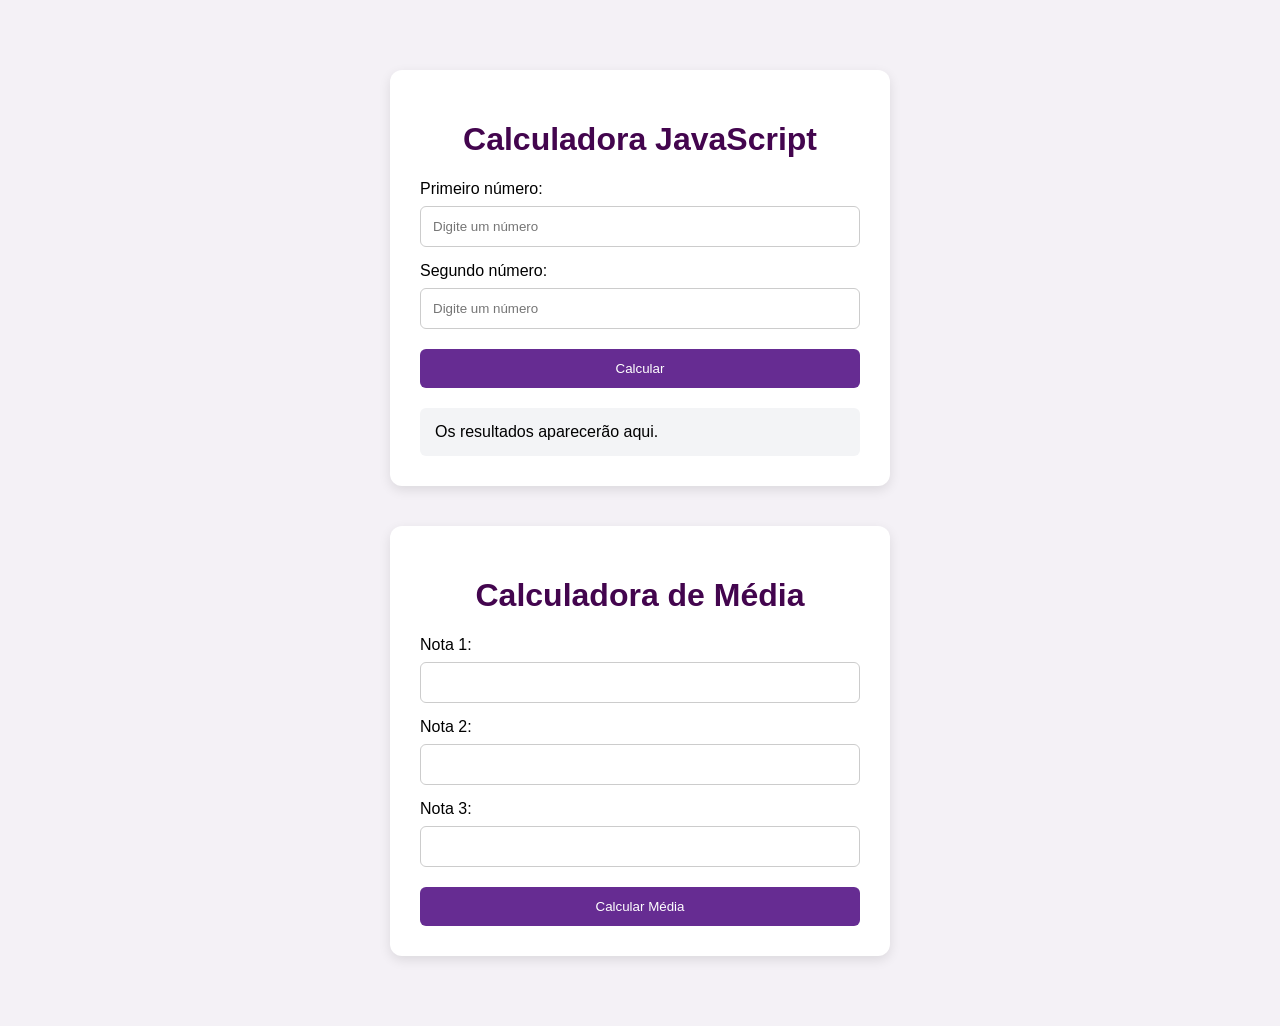
<file: aula01_javascript/index.html>
<!DOCTYPE html>
<html lang="pt-BR">
<head>
  <meta charset="UTF-8">
  <meta name="viewport" content="width=device-width, initial-scale=1.0">
  <title>Aula 01 - JavaScript</title>
  <link rel="stylesheet" href="style.css">
</head>
<body>
  <main class="container">
    <h1>Calculadora JavaScript</h1>
    <label for="numero1">Primeiro número:</label>
    <input type="number" id="numero1" placeholder="Digite um número">
    <label for="numero2">Segundo número:</label>
    <input type="number" id="numero2" placeholder="Digite um número">
    <button id="btnCalcular">Calcular</button>
    <section id="resultado" aria-live="polite">
      Os resultados aparecerão aqui.
    </section>
  </main>

  <main class="container">
    <h1>Calculadora de Média</h1>
    <label for="nota1">Nota 1:</label>
    <input type="number" id="nota1" min="0" max="10" step="0.1">
    <label for="nota2">Nota 2:</label>
    <input type="number" id="nota2" min="0" max="10" step="0.1">
    <label for="nota3">Nota 3:</label>
    <input type="number" id="nota3" min="0" max="10" step="0.1">
    <button id="calcular">Calcular Média</button>
    <div id="resultadoMedia" aria-live="polite"></div>
  </main>

  <script src="script.js"></script>
</body>
</html>
</file>
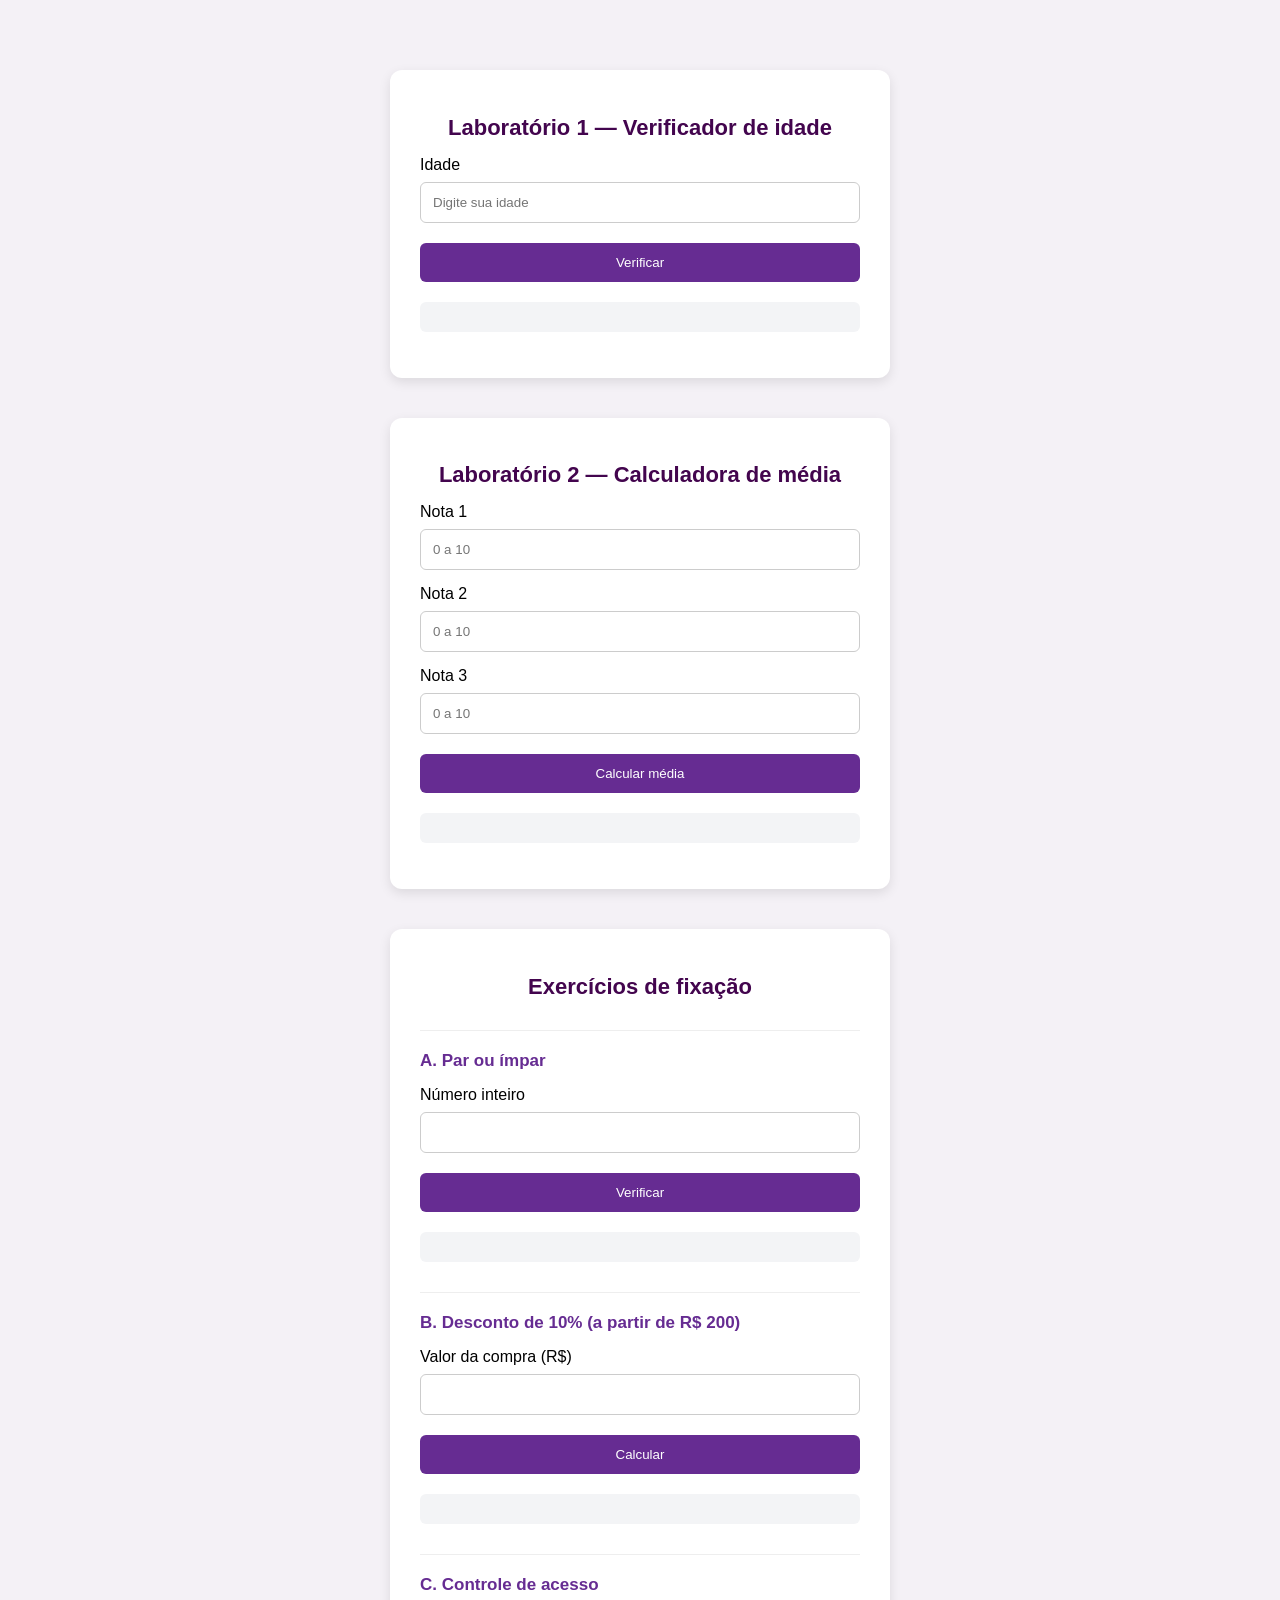
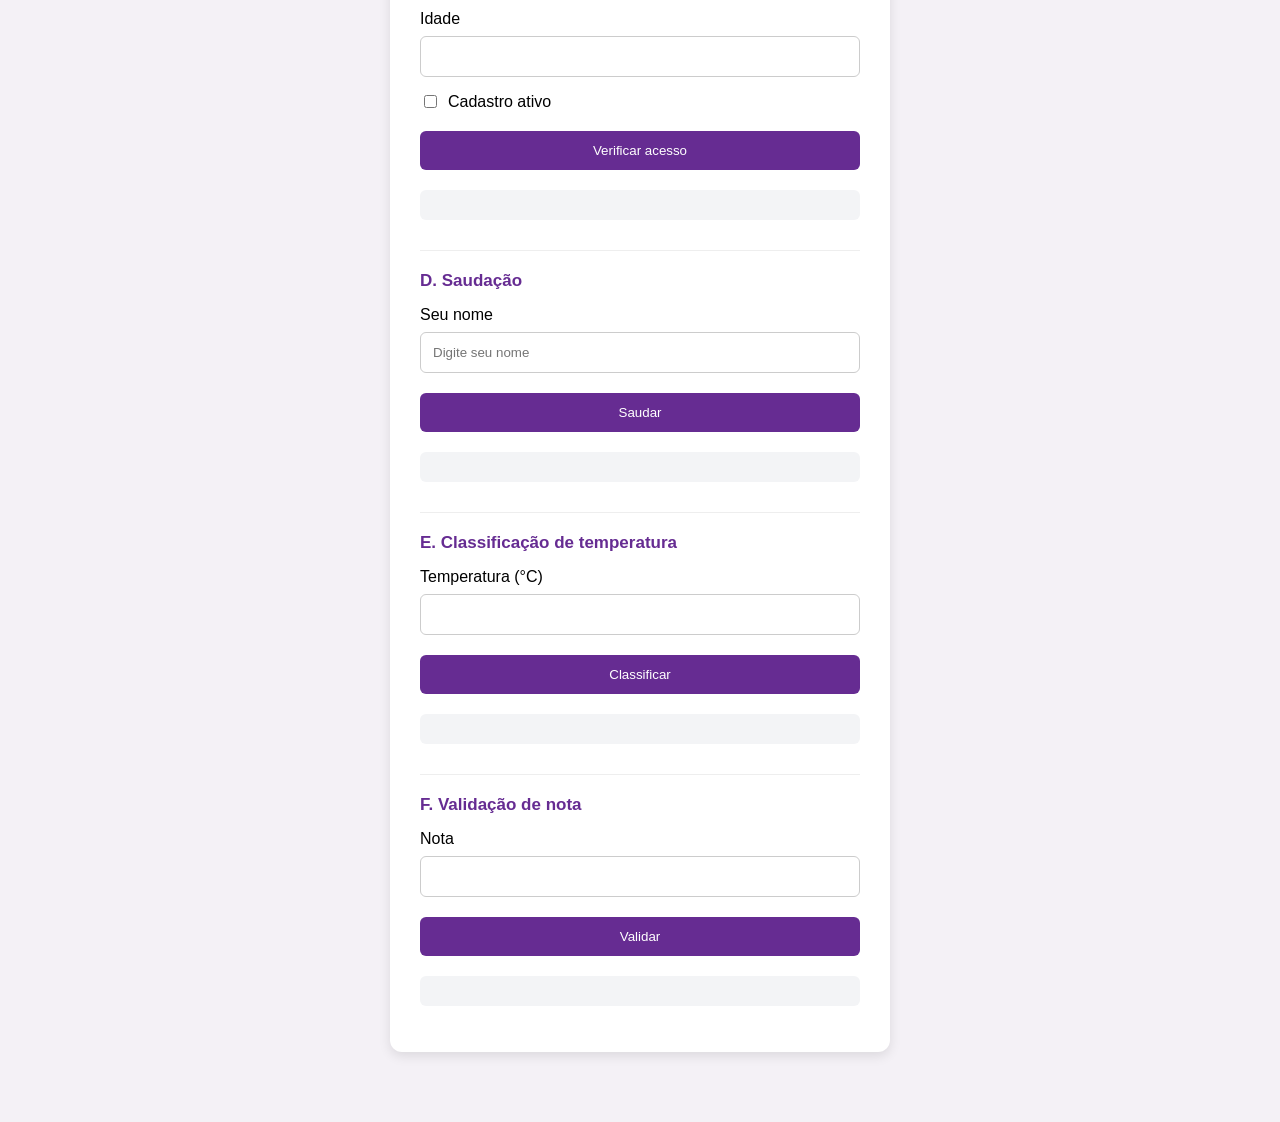
<file: Aula02_Javascript/index.html>
<!DOCTYPE html>
<html lang="pt-BR">
<head>
  <meta charset="UTF-8">
  <meta name="viewport" content="width=device-width, initial-scale=1.0">
  <title>Aula 02 - JavaScript</title>
  <link rel="stylesheet" href="style.css">
</head>
<body>

  <!-- LABORATÓRIO 1 — Verificador de idade -->
  <main class="container">
    <h1>Laboratório 1 — Verificador de idade</h1>
    <label for="idade">Idade</label>
    <input id="idade" type="number" placeholder="Digite sua idade">
    <button id="verificar">Verificar</button>
    <p id="resultado"></p>
  </main>

  <!-- LABORATÓRIO 2 — Calculadora de média -->
  <main class="container">
    <h1>Laboratório 2 — Calculadora de média</h1>
    <label for="nota1">Nota 1</label>
    <input id="nota1" type="number" step="0.1" placeholder="0 a 10">
    <label for="nota2">Nota 2</label>
    <input id="nota2" type="number" step="0.1" placeholder="0 a 10">
    <label for="nota3">Nota 3</label>
    <input id="nota3" type="number" step="0.1" placeholder="0 a 10">
    <button id="calcularMedia">Calcular média</button>
    <p id="resultadoMedia"></p>
  </main>

  <!-- EXERCÍCIOS DE FIXAÇÃO -->
  <main class="container">
    <h1>Exercícios de fixação</h1>

    <h2>A. Par ou ímpar</h2>
    <label for="numeroA">Número inteiro</label>
    <input id="numeroA" type="number">
    <button id="btnA">Verificar</button>
    <p id="resultadoA"></p>

    <h2>B. Desconto de 10% (a partir de R$ 200)</h2>
    <label for="valorB">Valor da compra (R$)</label>
    <input id="valorB" type="number" step="0.01">
    <button id="btnB">Calcular</button>
    <p id="resultadoB"></p>

    <h2>C. Controle de acesso</h2>
    <label for="idadeC">Idade</label>
    <input id="idadeC" type="number">
    <label class="check"><input id="cadastroC" type="checkbox"> Cadastro ativo</label>
    <button id="btnC">Verificar acesso</button>
    <p id="resultadoC"></p>

    <h2>D. Saudação</h2>
    <label for="nomeD">Seu nome</label>
    <input id="nomeD" type="text" placeholder="Digite seu nome">
    <button id="btnD">Saudar</button>
    <p id="resultadoD"></p>

    <h2>E. Classificação de temperatura</h2>
    <label for="tempE">Temperatura (°C)</label>
    <input id="tempE" type="number" step="0.1">
    <button id="btnE">Classificar</button>
    <p id="resultadoE"></p>

    <h2>F. Validação de nota</h2>
    <label for="notaF">Nota</label>
    <input id="notaF" type="number" step="0.1">
    <button id="btnF">Validar</button>
    <p id="resultadoF"></p>
  </main>

  <script src="script.js"></script>
</body>
</html>
</file>
<file: aula01_javascript/style.css>
* { box-sizing: border-box; }
body {
  font-family: Arial, sans-serif;
  background: #f4f1f6;
  margin: 0;
  padding: 30px;
}
.container {
  max-width: 500px;
  margin: 40px auto;
  padding: 30px;
  background: white;
  border-radius: 12px;
  box-shadow: 0 4px 12px rgba(0,0,0,.10);
}
h1 { color: #43054e; text-align: center; }
label { display: block; margin-top: 15px; }
input {
  width: 100%; padding: 12px; margin-top: 8px;
  border: 1px solid #ccc; border-radius: 6px;
}
button {
  width: 100%; margin-top: 20px; padding: 12px;
  background: #662c92; color: white;
  border: 0; border-radius: 6px; cursor: pointer;
}
button:hover { background: #43054e; }
#resultado, #resultadoMedia {
  margin-top: 20px; padding: 15px;
  background: #f3f4f6; border-radius: 6px;
}
#resultadoMedia:empty { display: none; }
.erro { color: #b00020; font-weight: bold; }
.ok { color: #1b5e20; font-weight: bold; }
</file>
<file: Aula02_Javascript/style.css>
* { box-sizing: border-box; }
body { font-family: Arial, sans-serif; background: #f4f1f6; margin: 0; padding: 30px; }
.container {
  max-width: 500px; margin: 40px auto; padding: 30px;
  background: white; border-radius: 12px; box-shadow: 0 4px 12px rgba(0,0,0,.10);
}
h1 { color: #43054e; text-align: center; font-size: 22px; }
h2 { color: #662c92; font-size: 17px; margin-top: 30px; border-top: 1px solid #eee; padding-top: 20px; }
label { display: block; margin-top: 15px; }
input[type="number"], input[type="text"] {
  width: 100%; padding: 12px; margin-top: 8px;
  border: 1px solid #ccc; border-radius: 6px;
}
.check { display: flex; align-items: center; gap: 8px; }
button {
  width: 100%; margin-top: 20px; padding: 12px;
  background: #662c92; color: white; border: 0; border-radius: 6px; cursor: pointer;
}
button:hover { background: #43054e; }
p[id^="resultado"] {
  margin-top: 20px; padding: 15px; background: #f3f4f6; border-radius: 6px; min-height: 20px;
}
.erro { color: #b00020; font-weight: bold; }
.ok { color: #1b5e20; font-weight: bold; }
</file>
